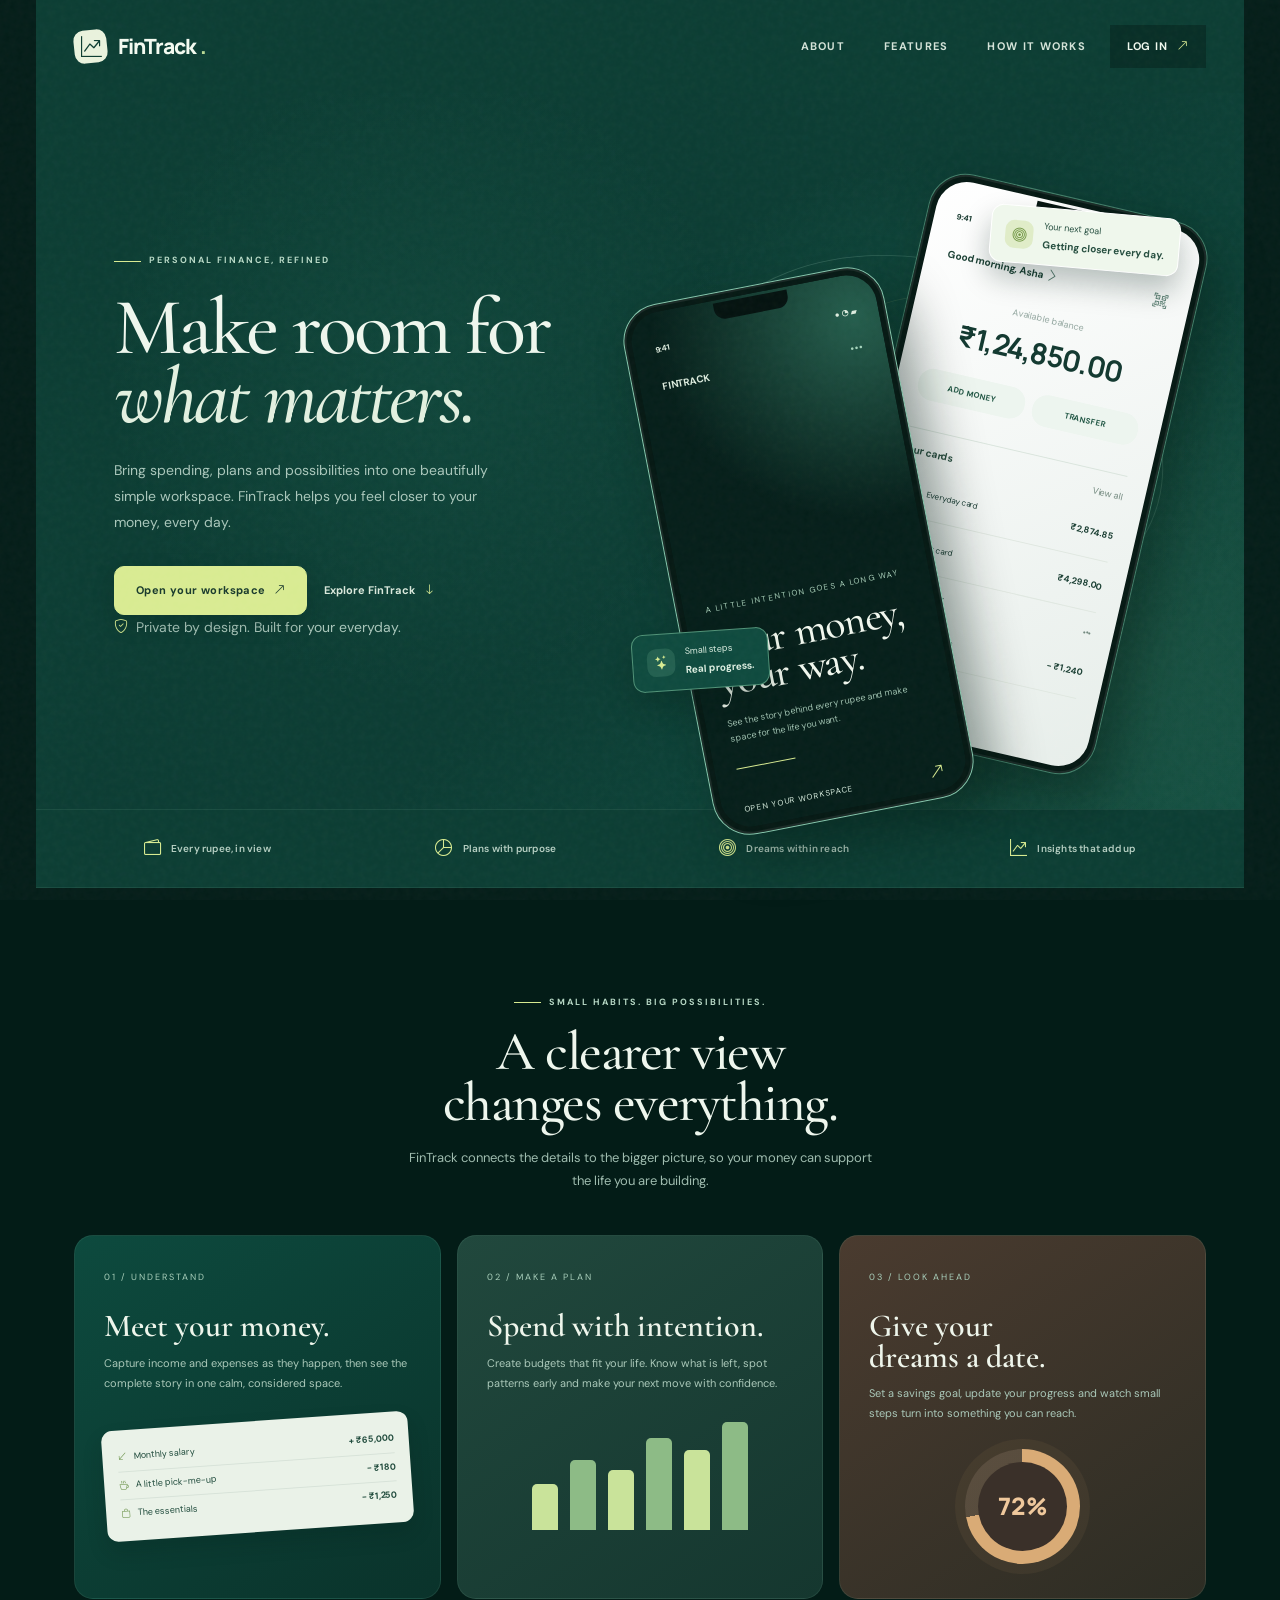
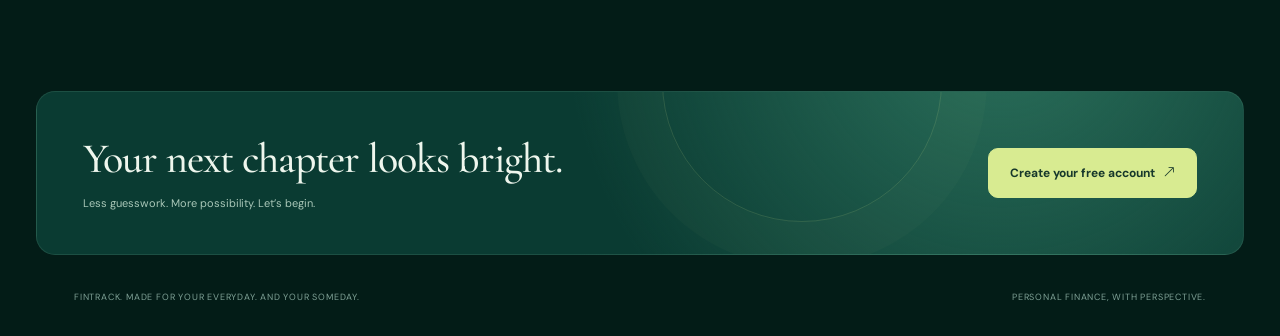
<file: frontend/index.html>
<!doctype html>
<html lang="en">
<head>
  <meta charset="utf-8">
  <meta name="viewport" content="width=device-width, initial-scale=1">
  <meta name="description" content="FinTrack is a calmer, clearer personal finance workspace for spending, budgets and savings goals.">
  <meta name="theme-color" content="#031c17">
  <title>FinTrack — Make room for what matters</title>
  <script src="js/theme.js"></script>
  <link rel="stylesheet" href="https://cdn.jsdelivr.net/npm/bootstrap@5.3.3/dist/css/bootstrap.min.css">
  <link rel="stylesheet" href="https://cdn.jsdelivr.net/npm/bootstrap-icons@1.11.3/font/bootstrap-icons.min.css">
  <link rel="stylesheet" href="css/style.css">
  <link rel="stylesheet" href="css/responsive.css">
  <script type="module" src="js/experience.js"></script>
</head>
<body class="horizon-page">
  <a class="skip-link" href="#main-content">Skip to content</a>
  <header class="horizon-nav horizon-shell">
    <a class="brand" href="index.html" aria-label="FinTrack home"><span class="brand-icon"><i class="bi bi-graph-up-arrow" aria-hidden="true"></i></span>FinTrack<span class="brand-dot">.</span></a>
    <nav aria-label="Main navigation">
      <a href="#about">About</a>
      <a href="#features">Features</a>
      <a href="#how-it-works">How it works</a>
    </nav>
    <a class="horizon-login" href="login.html">Log in <i class="bi bi-arrow-up-right" aria-hidden="true"></i></a>
  </header>

  <main id="main-content">
    <section class="horizon-hero horizon-shell" aria-labelledby="hero-title">
      <div class="horizon-hero-copy">
        <div class="horizon-eyebrow">PERSONAL FINANCE, REFINED</div>
        <h1 id="hero-title">Make room for<br><em>what matters.</em></h1>
        <p>Bring spending, plans and possibilities into one beautifully simple workspace. FinTrack helps you feel closer to your money, every day.</p>
        <div class="horizon-actions">
          <a class="btn btn-lime" href="register.html">Open your workspace <i class="bi bi-arrow-up-right" aria-hidden="true"></i></a>
          <a class="horizon-secondary" href="#features">Explore FinTrack <i class="bi bi-arrow-down" aria-hidden="true"></i></a>
        </div>
        <p class="horizon-caption"><i class="bi bi-shield-check" aria-hidden="true"></i>Private by design. Built for your everyday.</p>
      </div>

      <div class="horizon-stage" aria-label="Illustration of the FinTrack finance workspace">
        <div class="stage-glow" aria-hidden="true"></div>
        <div class="phone phone-back" aria-hidden="true">
          <div class="phone-screen">
            <div class="phone-status"><span>9:41</span><span>● ◔ ▰</span></div>
            <div class="phone-header"><span class="phone-profile">Good morning, Asha <i class="bi bi-chevron-right" aria-hidden="true"></i></span><i class="bi bi-qr-code-scan" aria-hidden="true"></i></div>
            <span class="phone-balance-label">Available balance</span>
            <strong class="phone-balance">₹1,24,850.00</strong>
            <div class="phone-actions"><span class="phone-action">ADD MONEY</span><span class="phone-action">TRANSFER</span></div>
            <div class="phone-list">
              <div class="phone-list-heading"><strong>Your cards</strong><span>View all</span></div>
              <div class="phone-list-row"><i class="bi bi-credit-card" aria-hidden="true"></i><span>Everyday card</span><strong>₹2,874.85</strong></div>
              <div class="phone-list-row"><i class="bi bi-wallet2" aria-hidden="true"></i><span>Debit card</span><strong>₹4,298.00</strong></div>
              <div class="phone-list-heading"><strong>Recent activity</strong><span>•••</span></div>
              <div class="phone-list-row"><i class="bi bi-arrow-up-right" aria-hidden="true"></i><span>Weekend plans</span><strong>− ₹1,240</strong></div>
            </div>
          </div>
        </div>
        <div class="phone phone-front phone-dark" aria-hidden="true">
          <div class="phone-screen">
            <div class="phone-status"><span>9:41</span><span>● ◔ ▰</span></div>
            <div class="phone-header"><span>FINTRACK</span><i class="bi bi-three-dots" aria-hidden="true"></i></div>
            <div class="phone-quote">
              <small>A little intention goes a long way</small>
              <strong>Your money,<br>your way.</strong>
              <p>See the story behind every rupee and make space for the life you want.</p>
              <span class="phone-progress"></span>
            </div>
            <div class="phone-footer"><span>Open your workspace</span><i class="bi bi-arrow-up-right" aria-hidden="true"></i></div>
          </div>
        </div>
        <div class="horizon-chip chip-goal"><i class="bi bi-bullseye" aria-hidden="true"></i><div><span>Your next goal</span><strong>Getting closer every day.</strong></div></div>
        <div class="horizon-chip chip-secure"><i class="bi bi-stars" aria-hidden="true"></i><div><span>Small steps</span><strong>Real progress.</strong></div></div>
      </div>
    </section>

    <section class="horizon-trust-strip horizon-shell" id="about" aria-label="FinTrack benefits">
      <div class="horizon-trust-item"><i class="bi bi-wallet2" aria-hidden="true"></i><span>Every rupee, in view</span></div>
      <div class="horizon-trust-item"><i class="bi bi-pie-chart" aria-hidden="true"></i><span>Plans with purpose</span></div>
      <div class="horizon-trust-item"><i class="bi bi-bullseye" aria-hidden="true"></i><span>Dreams within reach</span></div>
      <div class="horizon-trust-item"><i class="bi bi-graph-up-arrow" aria-hidden="true"></i><span>Insights that add up</span></div>
    </section>

    <section class="horizon-section horizon-shell" id="features" aria-labelledby="features-title">
      <div class="horizon-section-heading">
        <div class="horizon-eyebrow">SMALL HABITS. BIG POSSIBILITIES.</div>
        <h2 id="features-title">A clearer view<br>changes everything.</h2>
        <p>FinTrack connects the details to the bigger picture, so your money can support the life you are building.</p>
      </div>
      <div class="horizon-feature-grid">
        <article class="horizon-feature">
          <span class="horizon-feature-number">01 / UNDERSTAND</span>
          <h3>Meet your money.</h3>
          <p>Capture income and expenses as they happen, then see the complete story in one calm, considered space.</p>
          <div class="horizon-feature-visual" aria-hidden="true"><div class="horizon-receipt"><div><i class="bi bi-arrow-down-left"></i>Monthly salary<strong>+ ₹65,000</strong></div><div><i class="bi bi-cup-hot"></i>A little pick-me-up<strong>− ₹180</strong></div><div><i class="bi bi-bag"></i>The essentials<strong>− ₹1,250</strong></div></div></div>
        </article>
        <article class="horizon-feature">
          <span class="horizon-feature-number">02 / MAKE A PLAN</span>
          <h3>Spend with intention.</h3>
          <p>Create budgets that fit your life. Know what is left, spot patterns early and make your next move with confidence.</p>
          <div class="horizon-feature-visual" aria-hidden="true"><div class="horizon-bars"><span style="--bar:42%"></span><span style="--bar:65%"></span><span style="--bar:55%"></span><span style="--bar:85%"></span><span style="--bar:74%"></span><span style="--bar:100%"></span></div></div>
        </article>
        <article class="horizon-feature">
          <span class="horizon-feature-number">03 / LOOK AHEAD</span>
          <h3>Give your dreams a date.</h3>
          <p>Set a savings goal, update your progress and watch small steps turn into something you can reach.</p>
          <div class="horizon-feature-visual" aria-hidden="true"><div class="horizon-target"><span>72%</span></div></div>
        </article>
      </div>
    </section>

    <section class="horizon-final horizon-shell" id="how-it-works" aria-labelledby="final-title">
      <div><h2 id="final-title">Your next chapter looks bright.</h2><p>Less guesswork. More possibility. Let’s begin.</p></div>
      <a class="btn btn-lime" href="register.html">Create your free account <i class="bi bi-arrow-up-right" aria-hidden="true"></i></a>
    </section>
  </main>

  <footer class="horizon-footer horizon-shell"><span>FinTrack. Made for your everyday. And your someday.</span><span>PERSONAL FINANCE, WITH PERSPECTIVE.</span></footer>
</body>
</html>
</file>
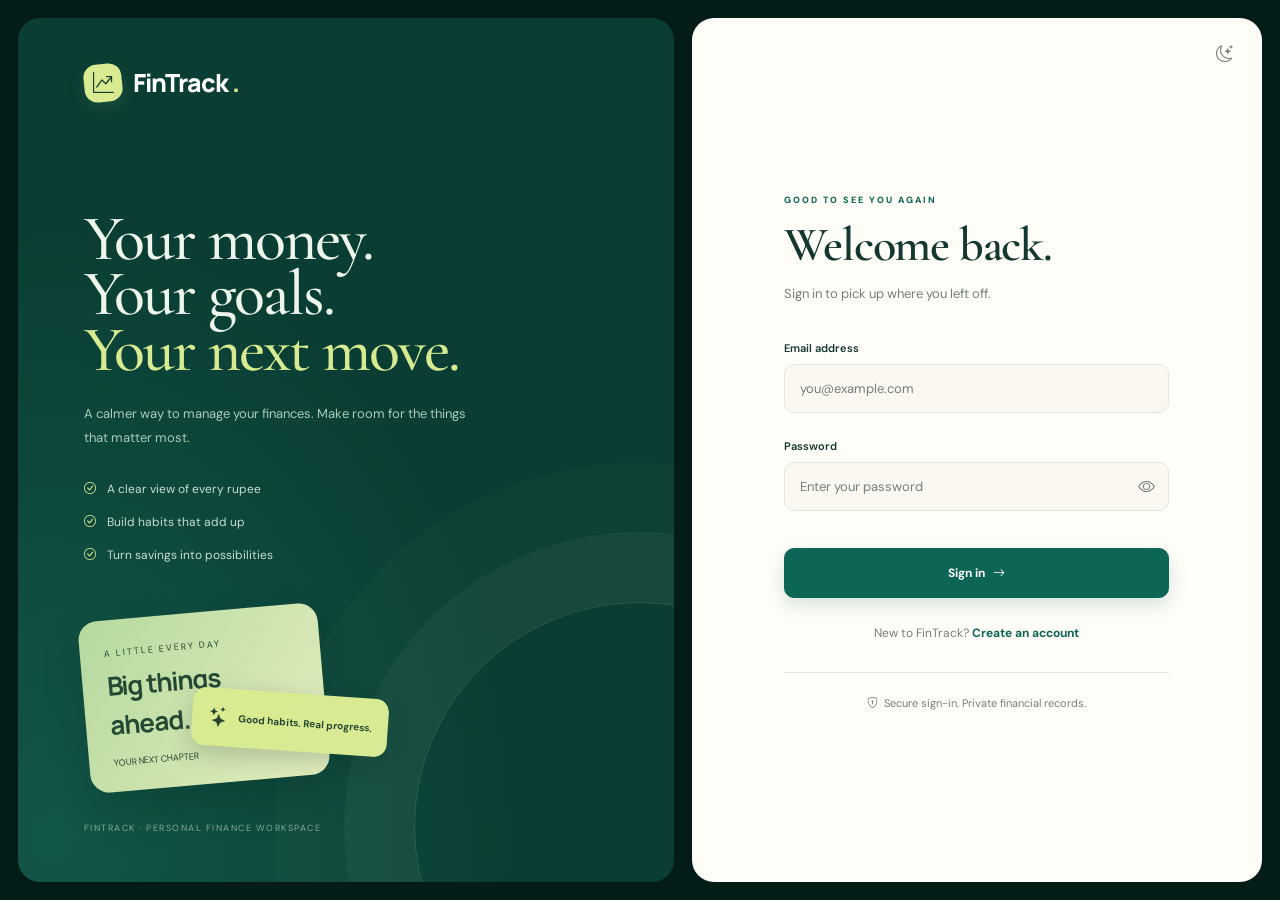
<file: frontend/goals.html>
<!doctype html>
<html lang="en"><head><meta charset="utf-8"><meta name="viewport" content="width=device-width, initial-scale=1"><title>Savings goals — FinTrack</title><script src="js/theme.js"></script><link rel="stylesheet" href="https://cdn.jsdelivr.net/npm/bootstrap@5.3.3/dist/css/bootstrap.min.css"><link rel="stylesheet" href="https://cdn.jsdelivr.net/npm/bootstrap-icons@1.11.3/font/bootstrap-icons.min.css"><link rel="stylesheet" href="css/style.css"><link rel="stylesheet" href="css/responsive.css"><script type="module" src="js/goals.js"></script></head>
<body><a class="skip-link" href="#main-content">Skip to content</a><aside class="sidebar" id="app-nav" aria-label="Sidebar"></aside><button class="nav-backdrop" id="nav-backdrop" aria-label="Close navigation" tabindex="-1"></button><div class="app-main"><header class="topbar" id="topbar"></header><main class="page-content" id="main-content"><div class="page-heading"><div><div class="eyebrow">MAKE ROOM FOR YOUR DREAMS</div><h1>Savings goals</h1><p>Big plans start with small steps. Keep yours moving.</p></div><div class="page-actions"><button class="btn btn-primary" id="add-goal" disabled><i class="bi bi-plus-lg" aria-hidden="true"></i>New goal</button></div></div><div class="inline-notice"><i class="bi bi-info-circle" aria-hidden="true"></i>Goal savings are tracked manually. Updating a goal does not create a transaction or change your balance.</div><div id="goals-content" aria-live="polite"></div></main></div></body></html>
</file>
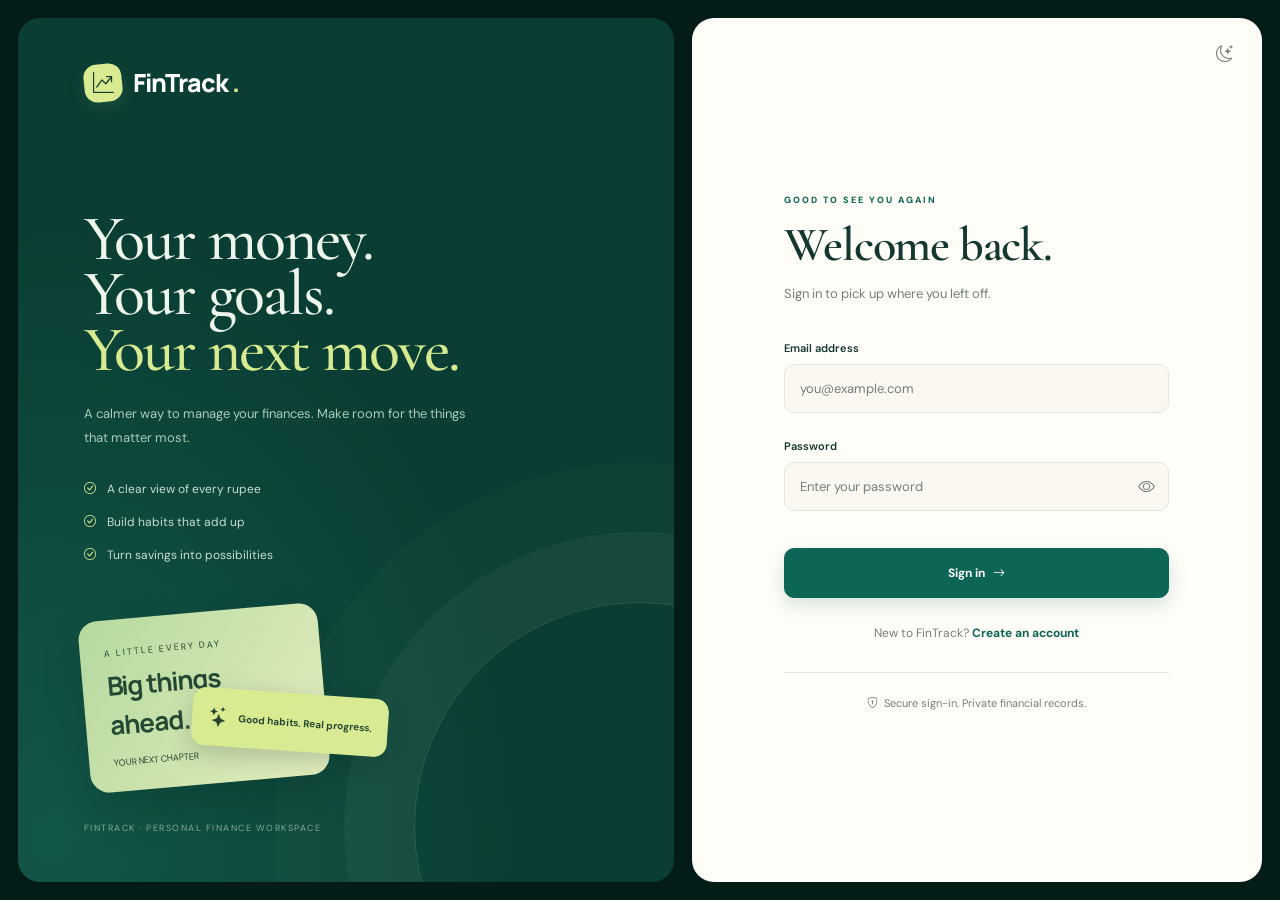
<file: frontend/login.html>
<!doctype html>
<html lang="en"><head><meta charset="utf-8"><meta name="viewport" content="width=device-width, initial-scale=1"><title>Sign in — FinTrack</title><script src="js/theme.js"></script><link rel="stylesheet" href="https://cdn.jsdelivr.net/npm/bootstrap@5.3.3/dist/css/bootstrap.min.css"><link rel="stylesheet" href="https://cdn.jsdelivr.net/npm/bootstrap-icons@1.11.3/font/bootstrap-icons.min.css"><link rel="stylesheet" href="css/style.css"><link rel="stylesheet" href="css/responsive.css"><script type="module" src="js/auth.js"></script></head>
<body data-auth="login"><main class="auth-page"><section class="auth-story" aria-label="Welcome to FinTrack"><a class="brand" href="index.html"><span class="brand-icon"><i class="bi bi-graph-up-arrow" aria-hidden="true"></i></span>FinTrack<span class="brand-dot">.</span></a><div><h1>Your money.<br>Your goals.<br><em>Your next move.</em></h1><p>A calmer way to manage your finances. Make room for the things that matter most.</p><div class="auth-features"><span><i class="bi bi-check-circle" aria-hidden="true"></i>A clear view of every rupee</span><span><i class="bi bi-check-circle" aria-hidden="true"></i>Build habits that add up</span><span><i class="bi bi-check-circle" aria-hidden="true"></i>Turn savings into possibilities</span></div></div><footer>FINTRACK · PERSONAL FINANCE WORKSPACE</footer></section><section class="auth-form-wrap"><div class="auth-form-box"><span class="eyebrow">GOOD TO SEE YOU AGAIN</span><h2>Welcome back.</h2><p>Sign in to pick up where you left off.</p><form id="auth-form"><div class="form-field"><label class="form-label" for="email">Email address</label><input class="form-control" id="email" name="email" type="email" autocomplete="email" required maxlength="254" placeholder="you@example.com"></div><div class="form-field"><label class="form-label" for="password">Password</label><div class="password-wrap"><input class="form-control" id="password" name="password" type="password" autocomplete="current-password" required maxlength="72" placeholder="Enter your password"><button class="icon-button" id="show-password" type="button" aria-label="Show password" aria-pressed="false"><i class="bi bi-eye" aria-hidden="true"></i></button></div></div><p id="auth-error" class="form-error" role="alert"></p><button class="btn btn-primary" type="submit">Sign in <i class="bi bi-arrow-right" aria-hidden="true"></i></button></form><div class="auth-switch">New to FinTrack? <a href="register.html">Create an account</a></div><div class="auth-security"><i class="bi bi-shield-lock" aria-hidden="true"></i>Secure sign-in. Private financial records.</div></div></section></main></body></html>
</file>
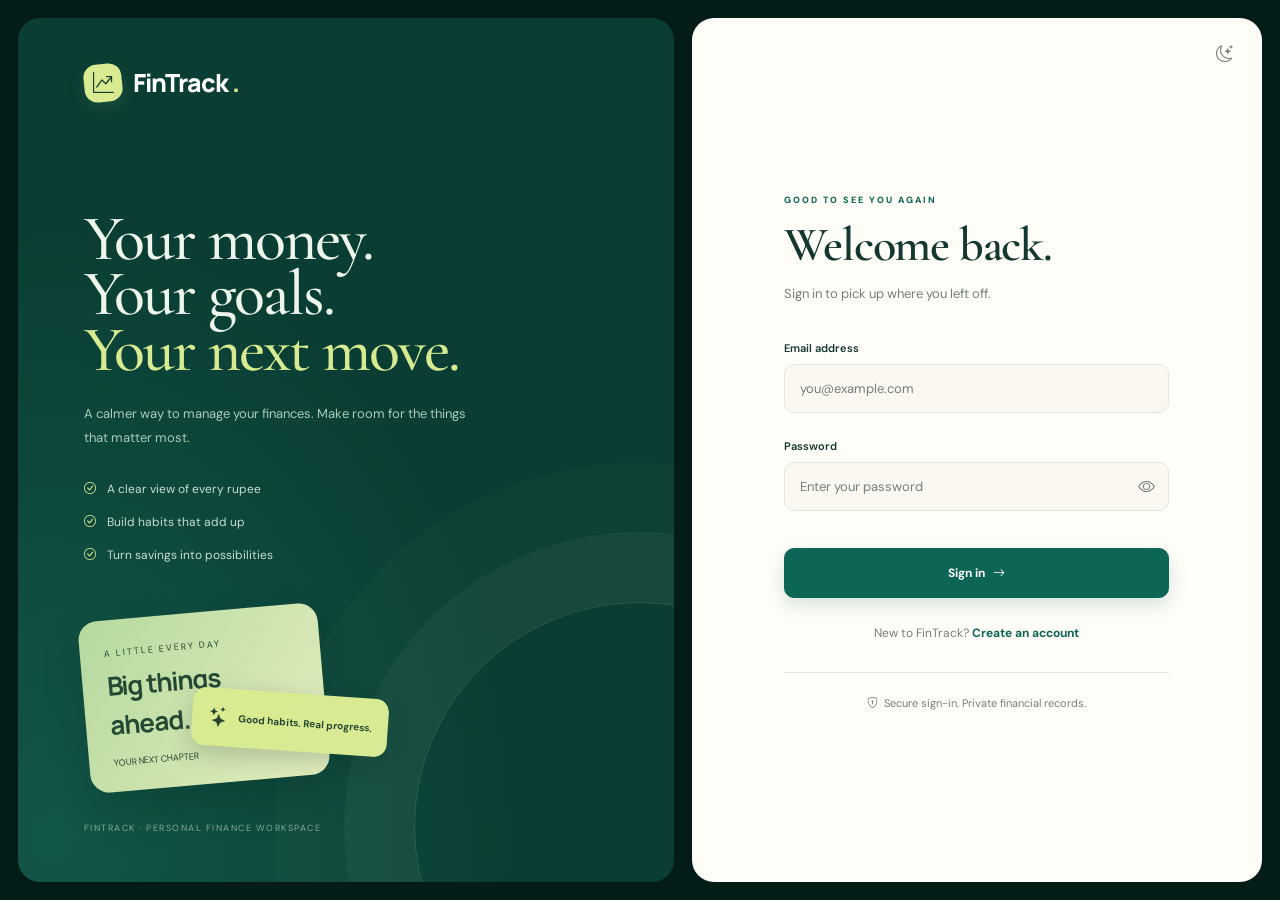
<file: frontend/profile.html>
<!doctype html>
<html lang="en"><head><meta charset="utf-8"><meta name="viewport" content="width=device-width, initial-scale=1"><title>Profile & categories — FinTrack</title><script src="js/theme.js"></script><link rel="stylesheet" href="https://cdn.jsdelivr.net/npm/bootstrap@5.3.3/dist/css/bootstrap.min.css"><link rel="stylesheet" href="https://cdn.jsdelivr.net/npm/bootstrap-icons@1.11.3/font/bootstrap-icons.min.css"><link rel="stylesheet" href="css/style.css"><link rel="stylesheet" href="css/responsive.css"><script type="module" src="js/profile.js"></script></head>
<body><a class="skip-link" href="#main-content">Skip to content</a><aside class="sidebar" id="app-nav" aria-label="Sidebar"></aside><button class="nav-backdrop" id="nav-backdrop" aria-label="Close navigation" tabindex="-1"></button><div class="app-main"><header class="topbar" id="topbar"></header><main class="page-content" id="main-content"><div class="page-heading"><div><div class="eyebrow">MAKE IT YOURS</div><h1>Profile & categories</h1><p>Your details, your categories, your workspace.</p></div></div><div id="profile-content" aria-live="polite"></div></main></div></body></html>
</file>
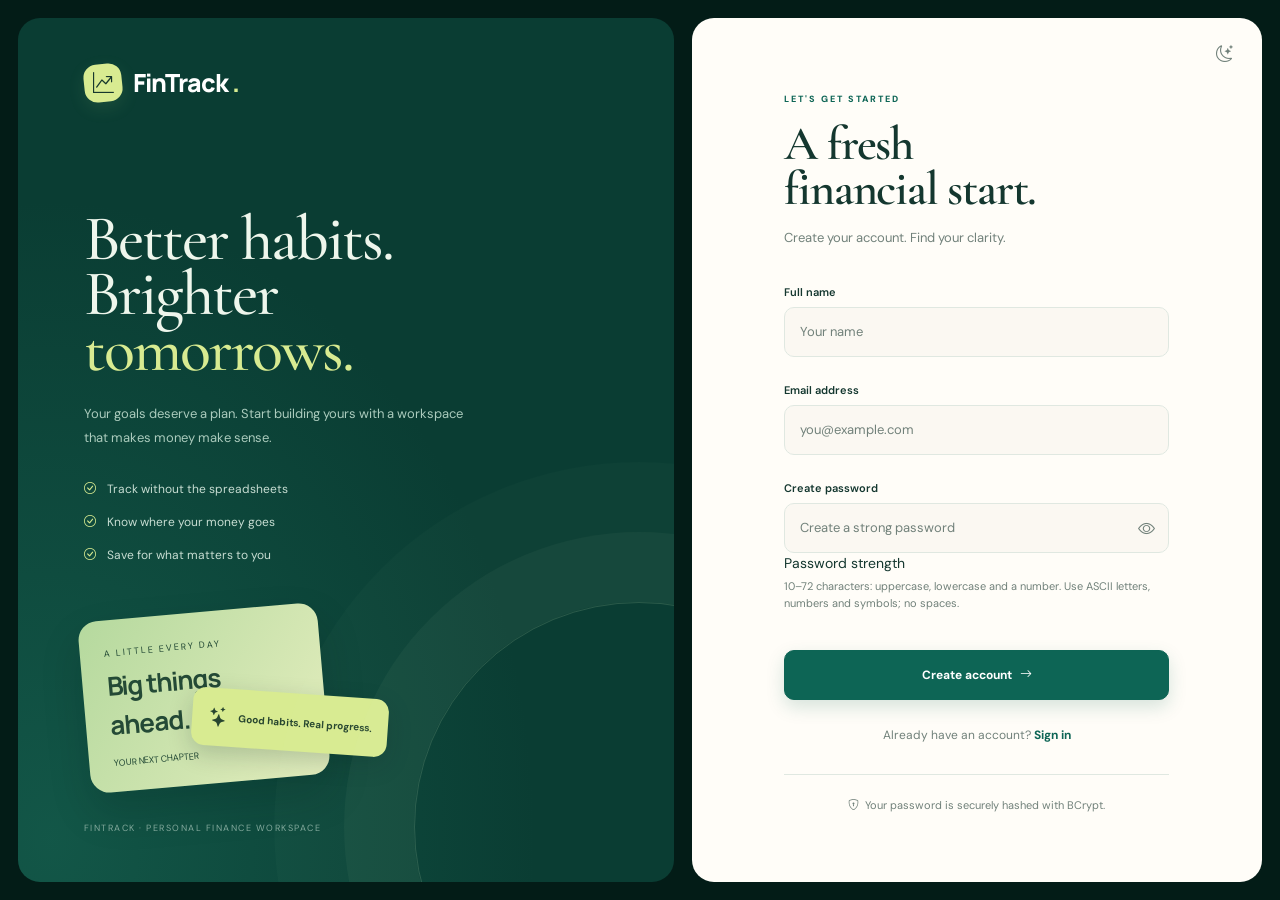
<file: frontend/register.html>
<!doctype html>
<html lang="en"><head><meta charset="utf-8"><meta name="viewport" content="width=device-width, initial-scale=1"><title>Create account — FinTrack</title><script src="js/theme.js"></script><link rel="stylesheet" href="https://cdn.jsdelivr.net/npm/bootstrap@5.3.3/dist/css/bootstrap.min.css"><link rel="stylesheet" href="https://cdn.jsdelivr.net/npm/bootstrap-icons@1.11.3/font/bootstrap-icons.min.css"><link rel="stylesheet" href="css/style.css"><link rel="stylesheet" href="css/responsive.css"><script type="module" src="js/auth.js"></script></head>
<body data-auth="register"><main class="auth-page"><section class="auth-story" aria-label="Start your journey"><a class="brand" href="index.html"><span class="brand-icon"><i class="bi bi-graph-up-arrow" aria-hidden="true"></i></span>FinTrack<span class="brand-dot">.</span></a><div><h1>Better habits.<br>Brighter<br><em>tomorrows.</em></h1><p>Your goals deserve a plan. Start building yours with a workspace that makes money make sense.</p><div class="auth-features"><span><i class="bi bi-check-circle" aria-hidden="true"></i>Track without the spreadsheets</span><span><i class="bi bi-check-circle" aria-hidden="true"></i>Know where your money goes</span><span><i class="bi bi-check-circle" aria-hidden="true"></i>Save for what matters to you</span></div></div><footer>FINTRACK · PERSONAL FINANCE WORKSPACE</footer></section><section class="auth-form-wrap"><div class="auth-form-box"><span class="eyebrow">LET'S GET STARTED</span><h2>A fresh financial start.</h2><p>Create your account. Find your clarity.</p><form id="auth-form"><div class="form-field"><label class="form-label" for="name">Full name</label><input class="form-control" id="name" name="name" autocomplete="name" required maxlength="100" placeholder="Your name"></div><div class="form-field"><label class="form-label" for="email">Email address</label><input class="form-control" id="email" name="email" type="email" autocomplete="email" required maxlength="254" placeholder="you@example.com"></div><div class="form-field"><label class="form-label" for="password">Create password</label><div class="password-wrap"><input class="form-control" id="password" name="password" type="password" autocomplete="new-password" required minlength="10" maxlength="72" aria-describedby="password-help" placeholder="Create a strong password"><button class="icon-button" id="show-password" type="button" aria-label="Show password" aria-pressed="false"><i class="bi bi-eye" aria-hidden="true"></i></button></div><p class="form-text" id="password-help">10–72 characters: uppercase, lowercase and a number. Use ASCII letters, numbers and symbols; no spaces.</p></div><p id="auth-error" class="form-error" role="alert"></p><button class="btn btn-primary" type="submit">Create account <i class="bi bi-arrow-right" aria-hidden="true"></i></button></form><div class="auth-switch">Already have an account? <a href="login.html">Sign in</a></div><div class="auth-security"><i class="bi bi-shield-lock" aria-hidden="true"></i>Your password is securely hashed with BCrypt.</div></div></section></main></body></html>
</file>
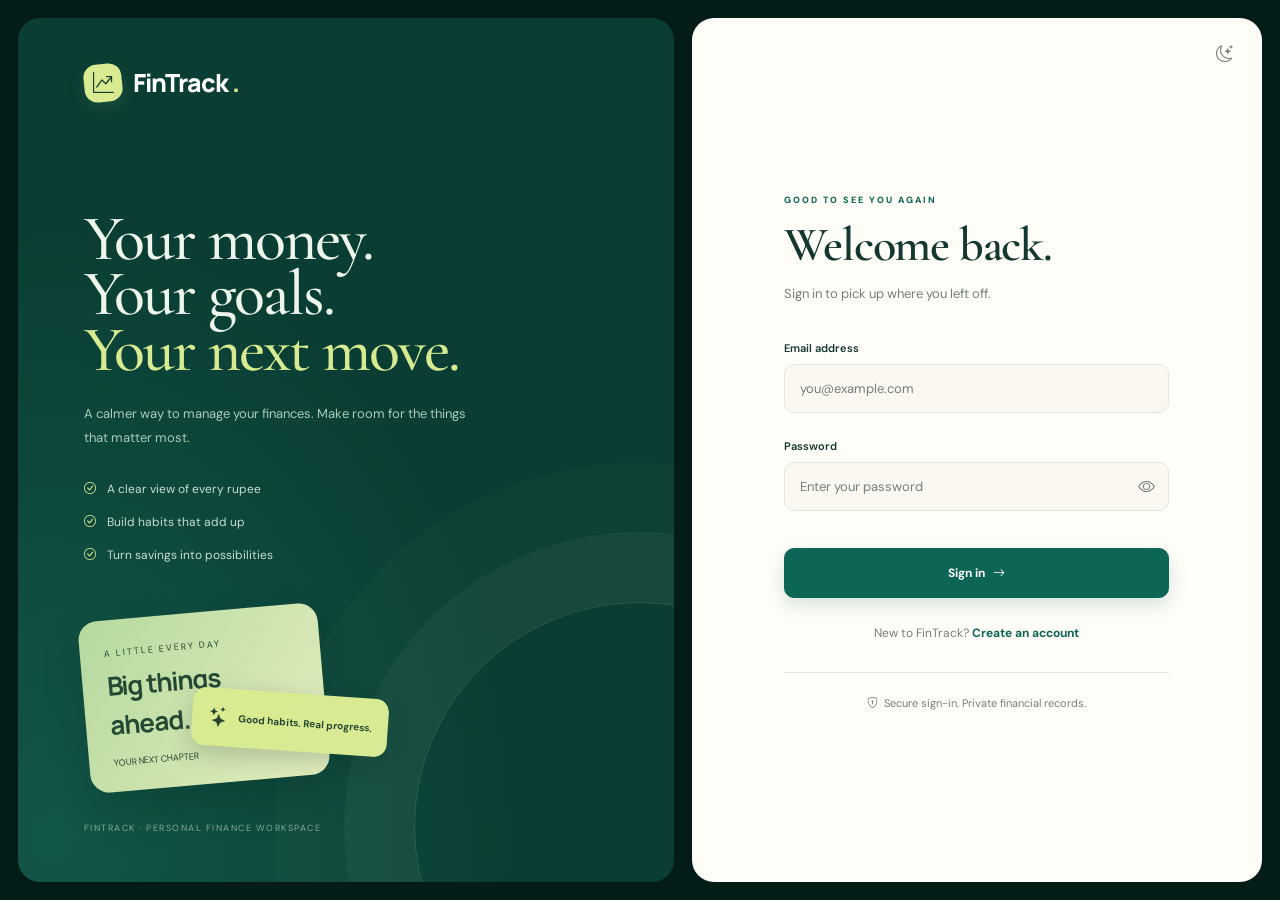
<file: frontend/transactions.html>
<!doctype html>
<html lang="en"><head><meta charset="utf-8"><meta name="viewport" content="width=device-width, initial-scale=1"><title>Transactions — FinTrack</title><script src="js/theme.js"></script><link rel="stylesheet" href="https://cdn.jsdelivr.net/npm/bootstrap@5.3.3/dist/css/bootstrap.min.css"><link rel="stylesheet" href="https://cdn.jsdelivr.net/npm/bootstrap-icons@1.11.3/font/bootstrap-icons.min.css"><link rel="stylesheet" href="css/style.css"><link rel="stylesheet" href="css/responsive.css"><script type="module" src="js/transactions.js"></script></head>
<body><a class="skip-link" href="#main-content">Skip to content</a><aside class="sidebar" id="app-nav" aria-label="Sidebar"></aside><button class="nav-backdrop" id="nav-backdrop" aria-label="Close navigation" tabindex="-1"></button><div class="app-main"><header class="topbar" id="topbar"></header><main class="page-content" id="main-content"><div class="page-heading"><div><div class="eyebrow">THE EVERYDAY DETAILS</div><h1>Transactions</h1><p>Every income. Every expense. All in one place.</p></div><div class="page-actions"><button class="btn btn-light" id="export-transactions" disabled><i class="bi bi-download" aria-hidden="true"></i>Export CSV</button><button class="btn btn-primary" id="add-transaction" disabled><i class="bi bi-plus-lg" aria-hidden="true"></i>Add transaction</button></div></div><div id="transactions-content" aria-live="polite"></div></main></div></body></html>
</file>
<file: frontend/css/style.css>
@import url('https://fonts.googleapis.com/css2?family=Cormorant+Garamond:wght@500;600;700&family=DM+Sans:wght@400;500;600;700&family=Manrope:wght@400;500;600;700;800&display=swap');
:root { --canvas:#f5f7fa; --surface:#fff; --ink:#172c36; --muted:#697b89; --line:#e7edf1; --accent:#087f69; --accent-soft:#e5f4ee; --sidebar:#102b2b; --danger:#c34753; --shadow:0 8px 32px #183e3510; }
[data-bs-theme="dark"] { --canvas:#101c25; --surface:#192935; --ink:#edf3f6; --muted:#a3b4c2; --line:#2c3f4d; --accent:#63d4b5; --accent-soft:#213f3c; --sidebar:#0a2022; --danger:#fa929a; --shadow:0 8px 32px #00000018; }
* { box-sizing:border-box; }
body { margin:0; font-family:'DM Sans',sans-serif; color:var(--ink); background:var(--canvas); font-size:14px; }
h1,h2,h3,h4,.brand,.metric strong { font-family:'Manrope',sans-serif; }
a { color:var(--accent); text-decoration:none; } a:hover { color:var(--accent); text-decoration:underline; }
button,input,select { font:inherit; } button { cursor:pointer; }
:focus-visible { outline:3px solid #39b99c!important; outline-offset:3px; }
.skip-link { position:fixed; z-index:9999; left:20px; top:-80px; background:var(--surface); padding:12px; }.skip-link:focus { top:10px; }
.sidebar { position:fixed; inset:0 auto 0 0; width:244px; background:var(--sidebar); color:#dcebea; z-index:30; display:flex; flex-direction:column; padding:34px 22px 22px; }
.brand { display:flex; align-items:center; gap:10px; font-size:25px; font-weight:800; color:#fff; letter-spacing:-1px; }.brand:hover { color:white; text-decoration:none; }.brand-dot { color:#5bddb4; margin-left:-8px; }.brand-icon { background:#4cdbad; color:#103d34; border-radius:11px; width:36px; height:36px; display:grid; place-items:center; font-size:21px; }
.nav-caption { font-size:10px; font-weight:700; letter-spacing:1.8px; color:#80a1a0; margin:48px 12px 15px; }.sidebar nav { display:grid; gap:7px; }.sidebar nav a { display:flex; gap:13px; align-items:center; padding:13px 14px; color:#b3ccca; border-radius:9px; font-size:13px; font-weight:500; }.sidebar nav i { font-size:18px; }.sidebar nav a:hover,.sidebar nav a.active { background:#214641; color:#85f0c9; text-decoration:none; }.sidebar nav a.active { box-shadow:inset 3px 0 #67dab5; }
.sidebar-note { margin-top:auto; padding:22px 12px 25px; }.sidebar-note>i { display:block; color:#6bd5b4; font-size:25px; margin-bottom:10px; }.sidebar-note strong { font-size:12px; }.sidebar-note p { color:#87a5a3; font-size:12px; line-height:1.8; margin:8px 0 0; }.logout { border:0; border-top:1px solid #31504d; padding:20px 12px 3px; text-align:left; background:none; color:#b3ccca; }.logout i { margin-right:12px; }
.app-main { margin-left:244px; min-height:100vh; }.topbar { height:82px; padding:0 38px; display:flex; align-items:center; justify-content:space-between; gap:16px; border-bottom:1px solid var(--line); background:var(--surface); }.workspace-label { font-size:12px; font-weight:500; color:var(--muted); display:flex; align-items:center; gap:10px; }.workspace-dot { width:6px; height:6px; border-radius:50%; background:#26b68c; }.topbar-actions { display:flex; align-items:center; gap:22px; }.today-label { font-size:12px; color:var(--muted); }.user-avatar { width:36px; height:36px; background:var(--accent-soft); color:var(--accent); border-radius:50%; display:grid; place-items:center; font-size:12px; font-weight:800; }
.icon-button { border:0; background:transparent; color:var(--muted); width:36px; height:36px; border-radius:8px; display:inline-grid; place-items:center; font-size:17px; flex-shrink:0; }.icon-button:hover { background:var(--accent-soft); color:var(--accent); }.icon-button.danger:hover { background:#f8e8eb; color:#ba3544; }.menu-toggle { display:none; }.nav-backdrop { display:none; }
.page-content { max-width:1600px; margin:0 auto; padding:32px 38px 42px; }.page-heading { display:flex; align-items:center; justify-content:space-between; gap:18px; margin-bottom:28px; }.eyebrow { color:var(--accent); text-transform:uppercase; letter-spacing:1.6px; font-size:10px; font-weight:800; margin-bottom:8px; }.page-heading h1 { font-size:27px; font-weight:800; letter-spacing:-.9px; margin-bottom:8px; }.page-heading p { color:var(--muted); margin:0; font-size:13px; }.page-actions { display:flex; gap:10px; align-items:center; }
.btn { border-radius:8px; padding:10px 16px; font-size:12px; font-weight:700; display:inline-flex; align-items:center; justify-content:center; gap:8px; white-space:nowrap; }.btn-primary { --bs-btn-bg:#087f69; --bs-btn-border-color:#087f69; --bs-btn-hover-bg:#066550; --bs-btn-hover-border-color:#066550; --bs-btn-active-bg:#066550; --bs-btn-disabled-bg:#087f69; --bs-btn-disabled-border-color:#087f69; color:#fff; }.btn-outline-primary { --bs-btn-color:var(--accent); --bs-btn-border-color:var(--line); --bs-btn-hover-bg:var(--accent-soft); --bs-btn-hover-color:var(--accent); --bs-btn-hover-border-color:var(--accent); --bs-btn-active-bg:var(--accent-soft); }.btn-light { background:var(--surface); border-color:var(--line); color:var(--ink); }.btn-light:hover { background:var(--canvas); color:var(--ink); }.btn-danger { background:#bd3e50; border-color:#bd3e50; }
.panel { background:var(--surface); border:1px solid var(--line); border-radius:13px; box-shadow:var(--shadow); overflow:hidden; margin-bottom:22px; }.panel-body { padding:24px; }.panel-heading { padding:22px 24px 17px; display:flex; align-items:center; justify-content:space-between; gap:12px; }.panel-heading h2 { margin:0; font-size:15px; font-weight:800; }.panel-heading p { font-size:11px; color:var(--muted); margin:6px 0 0; }.subtle-link { font-size:11px; font-weight:700; }.section-note { color:var(--muted); font-size:12px; line-height:1.7; }
.metrics-grid { display:grid; grid-template-columns:repeat(4,minmax(0,1fr)); gap:18px; margin-bottom:24px; }.metric { background:var(--surface); border:1px solid var(--line); border-radius:12px; padding:22px; min-width:0; }.metric-top { display:flex; justify-content:space-between; align-items:center; color:var(--muted); font-size:12px; gap:8px; }.metric-top i { font-size:17px; color:var(--accent); }.metric strong { display:block; font-size:25px; font-weight:800; letter-spacing:-.9px; margin:14px 0 8px; overflow-wrap:anywhere; }.metric small { color:var(--muted); font-size:10px; }.metric.featured { background:#0e6858; border-color:#0e6858; color:#fff; }.metric.featured .metric-top,.metric.featured small { color:#b9e2d5; }.metric.featured i { color:#83ebc5; }
.table-responsive { width:100%; }.finance-table { --bs-table-bg:transparent; --bs-table-color:var(--ink); --bs-table-border-color:var(--line); margin:0; font-size:12px; }.finance-table th { color:var(--muted); font-size:10px; text-transform:uppercase; letter-spacing:.6px; padding:13px 22px; background:var(--canvas); border-bottom:0; white-space:nowrap; font-weight:600; }.finance-table td { padding:17px 22px; vertical-align:middle; }.finance-table tr:last-child td { border-bottom:0; }.transaction-label { display:flex; align-items:center; gap:12px; min-width:150px; max-width:320px; }.transaction-label strong { display:block; font-size:12px; font-weight:600; overflow-wrap:anywhere; }.transaction-label small { color:var(--muted); font-size:10px; display:block; margin-top:4px; }.tx-icon { width:34px; height:34px; border-radius:9px; background:#f7eee7; color:#b67e4e; display:grid; place-items:center; flex-shrink:0; font-size:14px; }.tx-icon.income { background:var(--accent-soft); color:var(--accent); }.category-badge { background:var(--canvas); border:1px solid var(--line); color:var(--muted); padding:5px 9px; border-radius:6px; font-size:10px; white-space:nowrap; }.text-income { color:var(--accent)!important; }.nowrap { white-space:nowrap; }.row-actions { display:flex; justify-content:flex-end; gap:3px; }
.filter-grid { display:grid; grid-template-columns:2fr repeat(3,1fr); gap:16px; }.filter-grid .form-field { margin:0; }.filter-footer { display:flex; justify-content:space-between; align-items:center; margin-top:18px; gap:14px; }.form-field { margin-bottom:18px; }.form-label { font-size:12px; font-weight:600; margin-bottom:7px; }.form-control,.form-select { background-color:var(--surface); border:1px solid var(--line); color:var(--ink); border-radius:8px; padding:11px 12px; font-size:13px; }.form-control:focus,.form-select:focus { background-color:var(--surface); color:var(--ink); border-color:#65bca7; box-shadow:0 0 0 3px #36ac8b20; }.form-control::placeholder { color:var(--muted); }.form-text { color:var(--muted); font-size:11px; line-height:1.6; }.form-error { color:var(--danger); font-size:12px; margin:12px 0 0; }.form-error:empty { display:none; }.form-row { display:grid; grid-template-columns:1fr 1fr; gap:16px; }.pagination-bar { padding:18px 24px; border-top:1px solid var(--line); display:flex; justify-content:space-between; align-items:center; gap:12px; color:var(--muted); font-size:12px; }.pagination-buttons { display:flex; gap:8px; }
.cards-grid { display:grid; grid-template-columns:repeat(3,minmax(0,1fr)); gap:22px; }.finance-card { background:var(--surface); border:1px solid var(--line); padding:24px; border-radius:13px; }.finance-card h2 { font-size:17px; font-weight:800; margin:20px 0 6px; overflow-wrap:anywhere; }.card-top { display:flex; align-items:center; justify-content:space-between; gap:8px; }.card-symbol { width:44px; height:44px; border-radius:12px; background:var(--accent-soft); color:var(--accent); display:grid; place-items:center; font-size:20px; }.card-amount { font-size:24px; font-weight:800; font-family:'Manrope',sans-serif; margin:22px 0 6px; overflow-wrap:anywhere; }.card-amount span { font-size:12px; color:var(--muted); font-weight:400; }.progress { height:7px; background:var(--line); border-radius:8px; }.progress-bar { background:#239e81; }.progress.warning .progress-bar { background:#d99a34; }.progress.critical .progress-bar { background:#d77439; }.progress.exceeded .progress-bar { background:#d05462; }.progress-labels { display:flex; justify-content:space-between; gap:10px; font-size:11px; color:var(--muted); margin:12px 0; }.status-badge { font-size:9px; font-weight:700; letter-spacing:.3px; border-radius:6px; padding:5px 8px; background:var(--accent-soft); color:var(--accent); }.status-badge.warning { background:#fff3d5; color:#88601c; }.status-badge.critical,.status-badge.exceeded { background:#fbe6e8; color:#a8394b; }.card-footer-line { margin-top:21px; padding-top:16px; border-top:1px solid var(--line); display:flex; justify-content:space-between; align-items:center; font-size:11px; color:var(--muted); }
.empty-state,.loading-state,.error-state { padding:50px 24px; text-align:center; color:var(--muted); }.empty-state>i { display:block; font-size:32px; color:var(--accent); margin-bottom:16px; }.empty-state h3,.error-state h3 { font-size:17px; color:var(--ink); font-weight:700; }.empty-state p,.error-state p { font-size:13px; margin-bottom:0; }.error-state .btn { margin-top:18px; }.loading-state .spinner-border { margin-right:8px; }.inline-notice { background:var(--accent-soft); border-radius:10px; padding:15px 18px; display:flex; gap:12px; align-items:center; font-size:12px; margin-bottom:22px; color:var(--accent); }.inline-notice.warning-notice { background:#fff2df; color:#835316; }
.app-dialog { padding:0; border:1px solid var(--line); border-radius:16px; width:520px; max-width:calc(100% - 28px); max-height:90vh; background:var(--surface); color:var(--ink); box-shadow:0 25px 90px #071b3b40; }.app-dialog::backdrop { background:#071e2e8c; backdrop-filter:blur(3px); }.dialog-heading { padding:22px 24px; display:flex; justify-content:space-between; align-items:center; border-bottom:1px solid var(--line); }.dialog-heading h2 { font-size:18px; font-weight:800; margin:0; }.dialog-body { padding:24px; }.dialog-body .form-field:last-of-type { margin-bottom:0; }.dialog-footer { display:flex; justify-content:flex-end; gap:10px; padding:18px 24px; border-top:1px solid var(--line); }.confirm-dialog { width:430px; }.confirm-dialog h2 { font-size:20px; font-weight:800; margin:15px 0 10px; }.confirm-dialog p { color:var(--muted); line-height:1.7; margin:0; }.delete-icon { width:46px; height:46px; display:grid; place-items:center; border-radius:12px; background:#fbe6e8; color:#b8374b; font-size:21px; }
#toasts { position:fixed; z-index:10000; bottom:24px; right:24px; display:grid; gap:10px; max-width:440px; width:calc(100% - 48px); }.app-toast { display:flex; justify-content:space-between; align-items:center; gap:15px; padding:16px 20px; background:var(--surface); border:1px solid var(--line); border-left:4px solid #239e81; border-radius:10px; color:var(--ink); box-shadow:0 8px 40px #0002; font-size:13px; }.app-toast.error { border-left-color:#c64c60; }.app-toast button { border:0; background:none; color:var(--muted); font-size:22px; }
.auth-page { min-height:100vh; display:grid; grid-template-columns:1fr 1fr; }.auth-story { background:#102f2d; color:#e9f5f0; padding:55px 11%; display:flex; flex-direction:column; justify-content:space-between; position:relative; overflow:hidden; }.auth-story:after { content:''; width:450px; height:450px; border:1px solid #548c7440; border-radius:50%; position:absolute; bottom:-170px; right:-190px; box-shadow:0 0 0 70px #4b896215,0 0 0 140px #4b89620c; pointer-events:none; }.auth-story h1 { font-size:clamp(32px,3.7vw,57px); font-weight:800; line-height:1.2; letter-spacing:-2px; margin:60px 0 22px; }.auth-story h1 em { font-style:normal; color:#78dfb7; }.auth-story>div>p { color:#aac5be; line-height:1.9; font-size:15px; max-width:370px; }.auth-features { display:grid; gap:17px; margin:35px 0 55px; }.auth-features span { font-size:13px; color:#c5ddd5; }.auth-features i { color:#74d6ad; margin-right:12px; }.auth-story footer { color:#7caaa0; font-size:11px; position:relative; z-index:1; }
.auth-form-wrap { display:flex; align-items:center; justify-content:center; padding:50px 32px; background:var(--surface); }.auth-form-box { width:100%; max-width:390px; }.auth-form-box h2 { font-size:29px; font-weight:800; letter-spacing:-1px; margin:14px 0; }.auth-form-box>p { color:var(--muted); margin-bottom:32px; line-height:1.7; font-size:13px; }.auth-form-box .btn-primary { width:100%; margin-top:10px; padding:13px; }.auth-form-box .form-field { margin-bottom:22px; }.auth-switch { text-align:center; font-size:12px; margin:26px 0 0; color:var(--muted); }.auth-switch a { font-weight:700; }.auth-security { border-top:1px solid var(--line); padding-top:22px; margin-top:30px; text-align:center; color:var(--muted); font-size:11px; }.auth-security i { margin-right:6px; }.password-wrap { position:relative; }.password-wrap input { padding-right:48px; }.password-wrap button { position:absolute; right:5px; top:5px; }
.profile-grid { display:grid; grid-template-columns:minmax(260px,1fr) minmax(300px,1.4fr); gap:24px; }.profile-grid .panel { align-self:start; }.footer-note { text-align:center; color:var(--muted); font-size:10px; margin-top:30px; letter-spacing:.2px; }
@media(prefers-reduced-motion:no-preference) { .btn,.icon-button,.sidebar nav a { transition:background .18s,color .18s; }.metric,.finance-card { animation:appear .35s ease-out; } @keyframes appear { from { opacity:0; transform:translateY(5px); } to { opacity:1; transform:none; } } }
</file>
<file: frontend/css/responsive.css>
@import url('design.css');

@media(min-width:1500px) { .page-content { padding-top:40px; }.chart-wrap { height:310px; } }
@media(max-width:1200px) { .sidebar { width:214px; padding:28px 15px 20px; }.app-main { margin-left:214px; }.page-content { padding:28px 24px; }.topbar { padding:0 24px; }.metrics-grid { gap:12px; }.metric { padding:18px; }.metric strong { font-size:22px; }.cards-grid { grid-template-columns:repeat(2,minmax(0,1fr)); }.finance-table td,.finance-table th { padding-left:16px; padding-right:16px; }.filter-grid { grid-template-columns:repeat(3,1fr); } }
@media(max-width:991px) { .sidebar { transform:translateX(-100%); transition:transform .2s; width:244px; }.app-main { margin-left:0; }.nav-open .sidebar { transform:translateX(0); }.nav-open .nav-backdrop { display:block; position:fixed; inset:0; z-index:25; background:#05142188; border:0; }.menu-toggle { display:inline-grid; }.topbar { height:72px; }.workspace-label { margin-right:auto; }.topbar-actions { gap:16px; }.dashboard-charts { grid-template-columns:1.25fr 1fr; }.auth-story { padding:40px 9%; }.auth-story h1 { font-size:39px; }.auth-form-wrap { padding:40px 28px; } }
@media(max-width:767px) { .page-content { padding:25px 20px; }.topbar { padding:0 20px; }.today-label { display:none; }.page-heading { align-items:flex-start; }.page-heading h1 { font-size:24px; }.metrics-grid { grid-template-columns:repeat(2,minmax(0,1fr)); }.dashboard-charts,.dashboard-lower,.report-grid,.profile-grid { grid-template-columns:1fr; gap:0; }.filter-grid { grid-template-columns:repeat(2,minmax(0,1fr)); }.cards-grid { gap:14px; }.finance-card { padding:20px; }.report-stats { grid-template-columns:repeat(2,minmax(0,1fr)); }.auth-page { grid-template-columns:1fr; }.auth-story { padding:24px 28px; }.auth-story h1 { font-size:27px; letter-spacing:-1px; margin:28px 0 8px; }.auth-story>div>p,.auth-features,.auth-story footer { display:none; }.auth-form-wrap { padding:35px 24px; }.auth-form-box { max-width:440px; }.auth-story .brand { font-size:22px; }.auth-story:after { width:220px; height:220px; }.auth-form-box h2 { font-size:25px; } }
@media(max-width:480px) { .page-content { padding:22px 14px; }.topbar { padding:0 14px; height:64px; gap:8px; }.topbar-actions { gap:8px; }.workspace-label { font-size:10px; }.page-heading { flex-wrap:wrap; gap:16px; margin-bottom:23px; }.page-heading .page-actions { width:100%; }.page-heading .page-actions>.btn { flex:1; }.page-heading h1 { font-size:25px; }.page-heading p { font-size:12px; }.metrics-grid { gap:10px; }.metric { padding:16px 14px; }.metric-top { font-size:10px; }.metric-top i { font-size:15px; }.metric strong { font-size:21px; margin-top:13px; }.metric small { font-size:9px; }.panel-heading { padding:19px 18px 15px; }.panel-body { padding:18px; }.chart-wrap { padding:5px 14px 18px; height:250px; }.cards-grid { grid-template-columns:1fr; }.filter-grid { gap:12px; }.filter-grid .search-field { grid-column:1/-1; }.filter-footer { align-items:flex-end; }.filter-footer .btn { padding:10px 12px; }.form-label { font-size:11px; }.form-control,.form-select { font-size:12px; padding:10px; }.pagination-bar { padding:15px; font-size:10px; }.pagination-buttons .btn { padding:8px 10px; }.dashboard-foot { padding:15px 12px; gap:9px; }.dashboard-foot>div+div { padding-left:10px; }.dashboard-foot span { font-size:9px; }.dashboard-foot strong { font-size:12px; }.form-row { gap:12px; }.dialog-heading,.dialog-body { padding:20px; }.dialog-footer { padding:16px 20px; }.report-stats .metric strong { font-size:19px; }.btn { font-size:11px; } }
@media(max-width:480px) { .metric strong { font-size:clamp(16px,5vw,21px); } }

/* Horizon design: responsive composition and touch-sized interactions. */
@media (max-width: 1200px) {
  .quick-search span,.quick-search kbd { display: none; }
  .quick-search { padding: 10px; }
  .landing-hero { gap: 35px; padding-top: 55px; }
  .landing-hero h1 { font-size: 55px; }
  .float-goal { right: -5px; }
  .hero-orbit { margin-right: 0; width: 180px; }
}
@media (max-width: 991px) {
  .sidebar { padding: 29px 22px 22px; overflow-y: auto; }
  .sidebar-note { margin-top: 35px; }
  .nav-open { overflow: hidden; }
  .nav-open .nav-backdrop { backdrop-filter: blur(5px); }
  .landing-shell { padding-left: 28px; padding-right: 28px; }
  .landing-nav nav { gap: 18px; }
  .landing-hero { gap: 22px; padding-top: 60px; padding-bottom: 65px; min-height: 560px; }
  .landing-hero h1 { font-size: 46px; letter-spacing: -2.5px; }
  .landing-hero-copy>p { font-size: 12px; }
  .preview-window { padding: 17px; }
  .preview-balance { padding: 17px; }
  .preview-balance>strong { font-size: 27px; }
  .float-card { padding: 11px 13px; gap: 8px; }
  .float-card strong { font-size: 10px; }
  .float-card>i { width: 30px; height: 30px; }
  .float-spending { left: -6px; }
  .scene-star { right: -8px; }
  .feature-tile { padding: 23px; }
  .auth-story { padding: 36px 9%; }
  .auth-story h1 { font-size: 44px; }
  .auth-art-card { width: 220px; }
  .auth-art-badge { right: -12px; }
}
@media (max-width: 767px) {
  .page-heading h1 { font-size: 27px; }
  .metric strong { font-size: 27px; }
  .overview-hero { padding: 25px; gap: 10px; }
  .overview-hero h2 { font-size: 28px; }
  .hero-orbit { width: 155px; height: 165px; }
  .orbit-ring { width: 155px; height: 155px; }
  .savings-orb { width: 120px; height: 120px; }
  .savings-orb strong { font-size: 26px; }
  .orbit-label { right: -8px; bottom: 0; font-size: 8px; }
  .landing-nav nav { display: none; }
  .landing-hero { grid-template-columns: 1fr; gap: 35px; padding-top: 38px; padding-bottom: 55px; }
  .landing-hero-copy { text-align: center; }
  .landing-hero h1 { font-size: 58px; letter-spacing: -3.2px; }
  .landing-hero-copy>p { margin-left: auto; margin-right: auto; font-size: 14px; }
  .landing-cta,.landing-caption { justify-content: center; }
  .product-scene { width: min(100%, 430px); margin: 0 auto; padding: 32px 25px 38px; }
  .preview-window { padding: 23px; }
  .preview-balance>strong { font-size: 34px; }
  .landing-strip { grid-template-columns: repeat(2, 1fr); gap: 25px; }
  .landing-strip>span { font-size: 10px; }
  .landing-features { padding-top: 60px; padding-bottom: 48px; }
  .landing-section-heading h2 { font-size: 31px; }
  .feature-grid { grid-template-columns: 1fr; }
  .feature-tile { padding: 29px; }
  .feature-visual { max-width: 270px; margin: 20px auto 0; }
  .landing-final { flex-direction: column; align-items: flex-start; padding: 33px; }
  .landing-final h2 { font-size: 26px; }
  .auth-page { gap: 12px; padding: 12px; }
  .auth-story { min-height: auto; padding: 24px 28px; border-radius: 21px; }
  .auth-story h1 { font-size: 32px; letter-spacing: -1.4px; margin: 27px 0 0; }
  .auth-art { display: none; }
  .auth-story h1 br { display: initial; }
  .auth-story h1 em { display: block; }
  .auth-form-wrap { padding: 43px 26px 30px; border-radius: 21px; }
  .auth-form-box h2 { font-size: 29px; }
  .auth-theme-toggle { top: 10px; right: 12px; }
}
@media (max-width: 480px) {
  .sidebar-note { margin-top: auto; }
  .page-heading h1 { font-size: 26px; }
  .metric { border-radius: 16px; padding: 16px; }
  .metric-top { font-size: 10px; gap: 5px; }
  .metric-top i { width: 27px; height: 27px; font-size: 12px; border-radius: 8px; }
  .metric strong { font-size: clamp(16px, 5.5vw, 25px); }
  .overview-hero { grid-template-columns: 1fr; padding: 23px; }
  .overview-hero h2 { font-size: 28px; }
  .hero-orbit { display: none; }
  .hero-tag { font-size: 8px; }
  .hero-actions .btn { padding: 10px 13px; }
  .workspace-label { font-size: 10px; }
  .workspace-dot { display: none; }
  .topbar-actions { gap: 5px; }
  .quick-search { background: transparent; border: 0; font-size: 15px; padding: 8px; }
  .topbar .user-avatar { width: 34px; height: 34px; font-size: 10px; }
  .chart-heading-actions { gap: 5px; }
  .chart-heading-actions .subtle-link { display: none; }
  .panel-heading h2 { font-size: 14px; }
  .panel-heading p { font-size: 10px; }
  .finance-card { border-radius: 21px; padding: 24px; }
  .finance-card h2 { font-size: 20px; }
  .form-control,.form-select { font-size: 16px; min-height: 44px; }
  .form-label { font-size: 11px; }
  .row-actions .icon-button { width: 40px; height: 40px; }
  .landing-shell { padding-left: 22px; padding-right: 22px; }
  .landing-nav { padding-top: 21px; gap: 8px; }
  .landing-nav .brand { font-size: 23px; }
  .landing-nav .brand-icon { width: 33px; height: 33px; font-size: 19px; }
  .landing-nav .btn { font-size: 10px; padding: 10px 13px; }
  .landing-nav-actions { gap: 5px; }
  .landing-nav-actions>.icon-button { width: 30px; }
  .landing-hero h1 { font-size: clamp(39px, 11.6vw, 54px); letter-spacing: -2.7px; }
  .landing-hero h1 em::after { height: 12px; bottom: 3px; }
  .landing-hero-copy>p { font-size: 12px; }
  .landing-eyebrow { font-size: 8px; padding: 8px 10px; }
  .landing-cta { gap: 12px; }
  .landing-cta .btn { padding: 14px 16px; }
  .landing-cta .text-link { font-size: 11px; }
  .product-scene { padding-left: 12px; padding-right: 12px; }
  .scene-halo { inset: 0; }
  .preview-window { padding: 18px; }
  .float-card { padding: 10px 12px; }
  .float-goal { right: 0; }
  .float-spending { left: 0; }
  .scene-star { right: -3px; font-size: 28px; }
  .landing-section-heading h2 { font-size: 29px; }
  .landing-footer { flex-direction: column; align-items: center; text-align: center; gap: 9px; }
  .landing-final { padding: 28px; }
  .auth-story h1 { font-size: 29px; }
  .auth-form-wrap { padding-left: 22px; padding-right: 22px; }
  .command-input-wrap { padding: 16px; gap: 8px; }
  .command-input { font-size: 16px; }
}
@media (max-height: 760px) and (min-width: 768px) {
  .auth-art { height: 110px; margin: 20px 0; }
  .auth-story h1 { font-size: 43px; margin-top: 25px; }
  .auth-features { margin: 20px 0; }
}

/* Horizon landing/auth overrides come last so the legacy component breakpoints
   above cannot change the reference composition. */
@media (max-width: 991px) {
  .horizon-hero { grid-template-columns: 1fr; }
  .horizon-stage { min-height: 590px; }
}
@media (max-width: 767px) {
  .auth-story h1 { font-size: 57px; line-height: .87; letter-spacing: -2px; margin-top: 40px; }
  .auth-form-box h2 { font-size: 48px; }
  .horizon-stage { min-height: 515px; }
}
@media (max-width: 480px) {
  .auth-story h1 { font-size: 47px; line-height: .87; margin-top: 28px; }
  .auth-form-box h2 { font-size: 43px; }
}
</file>
